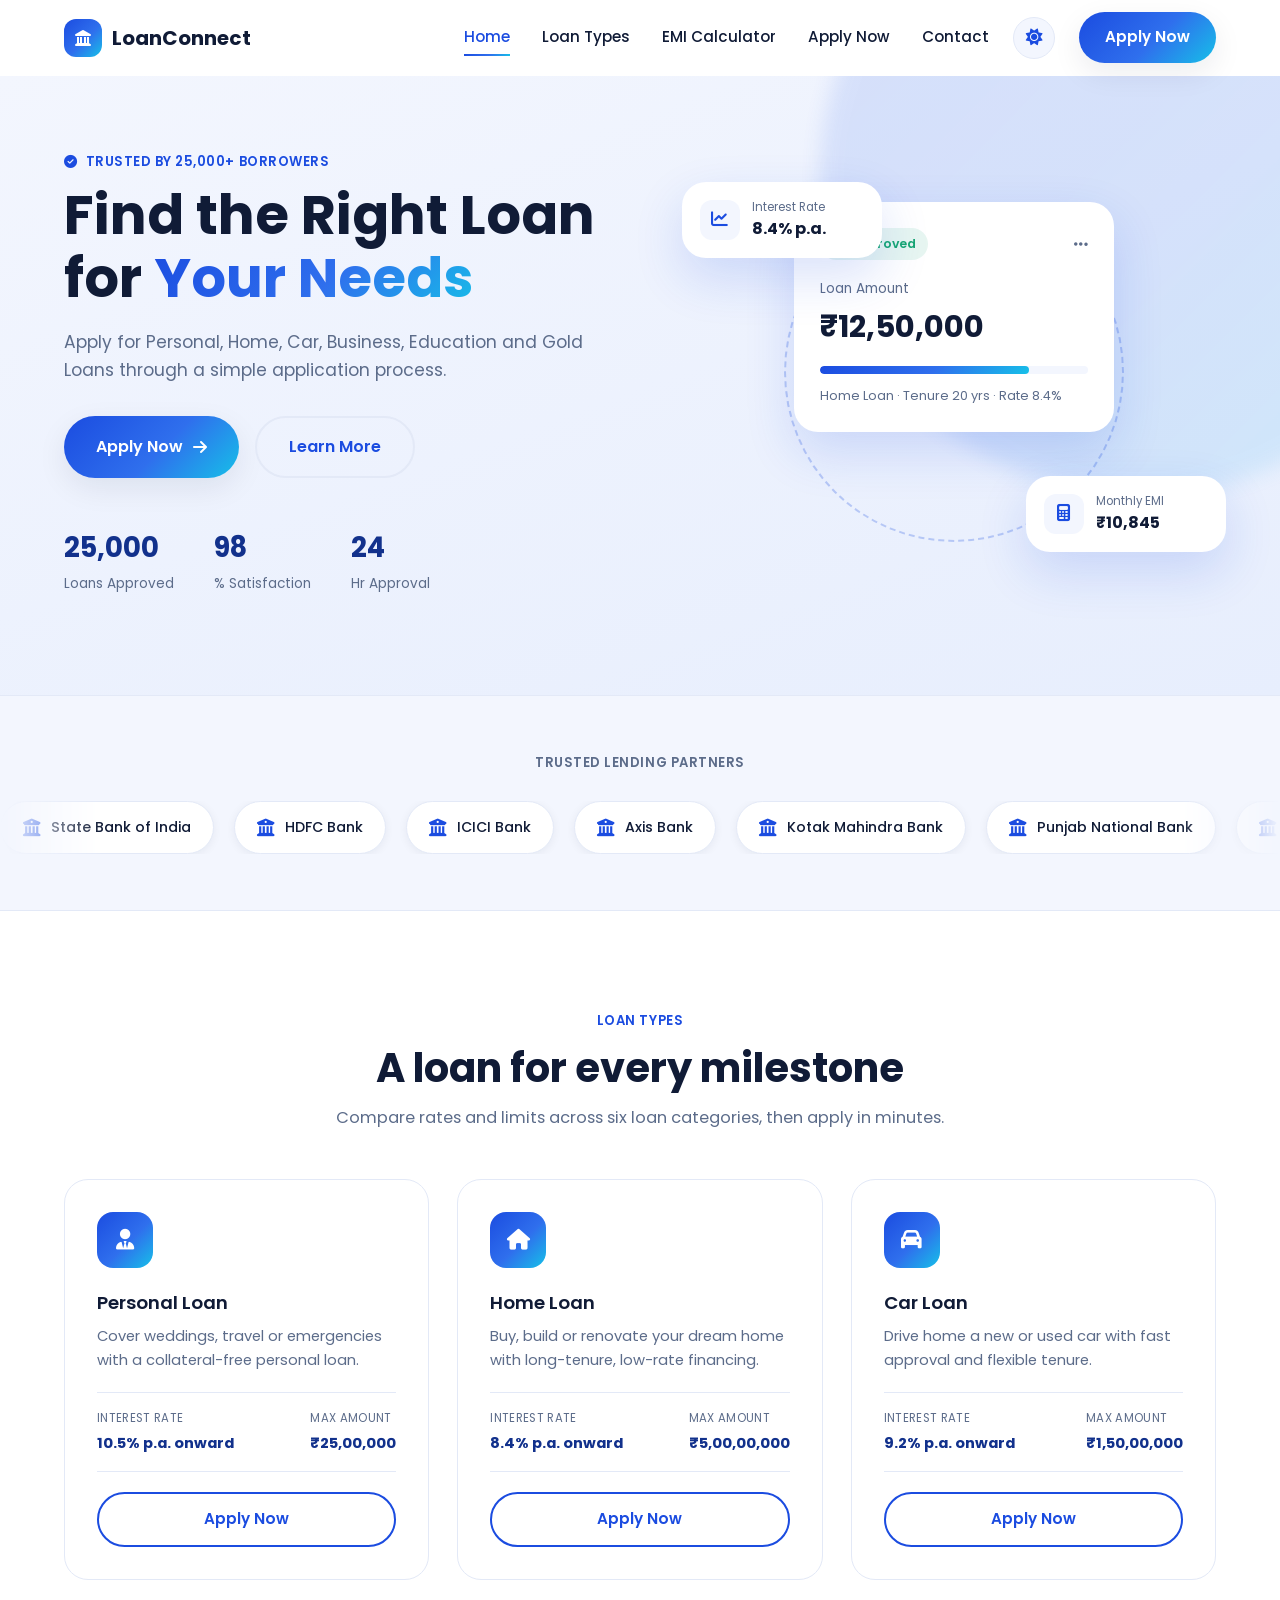
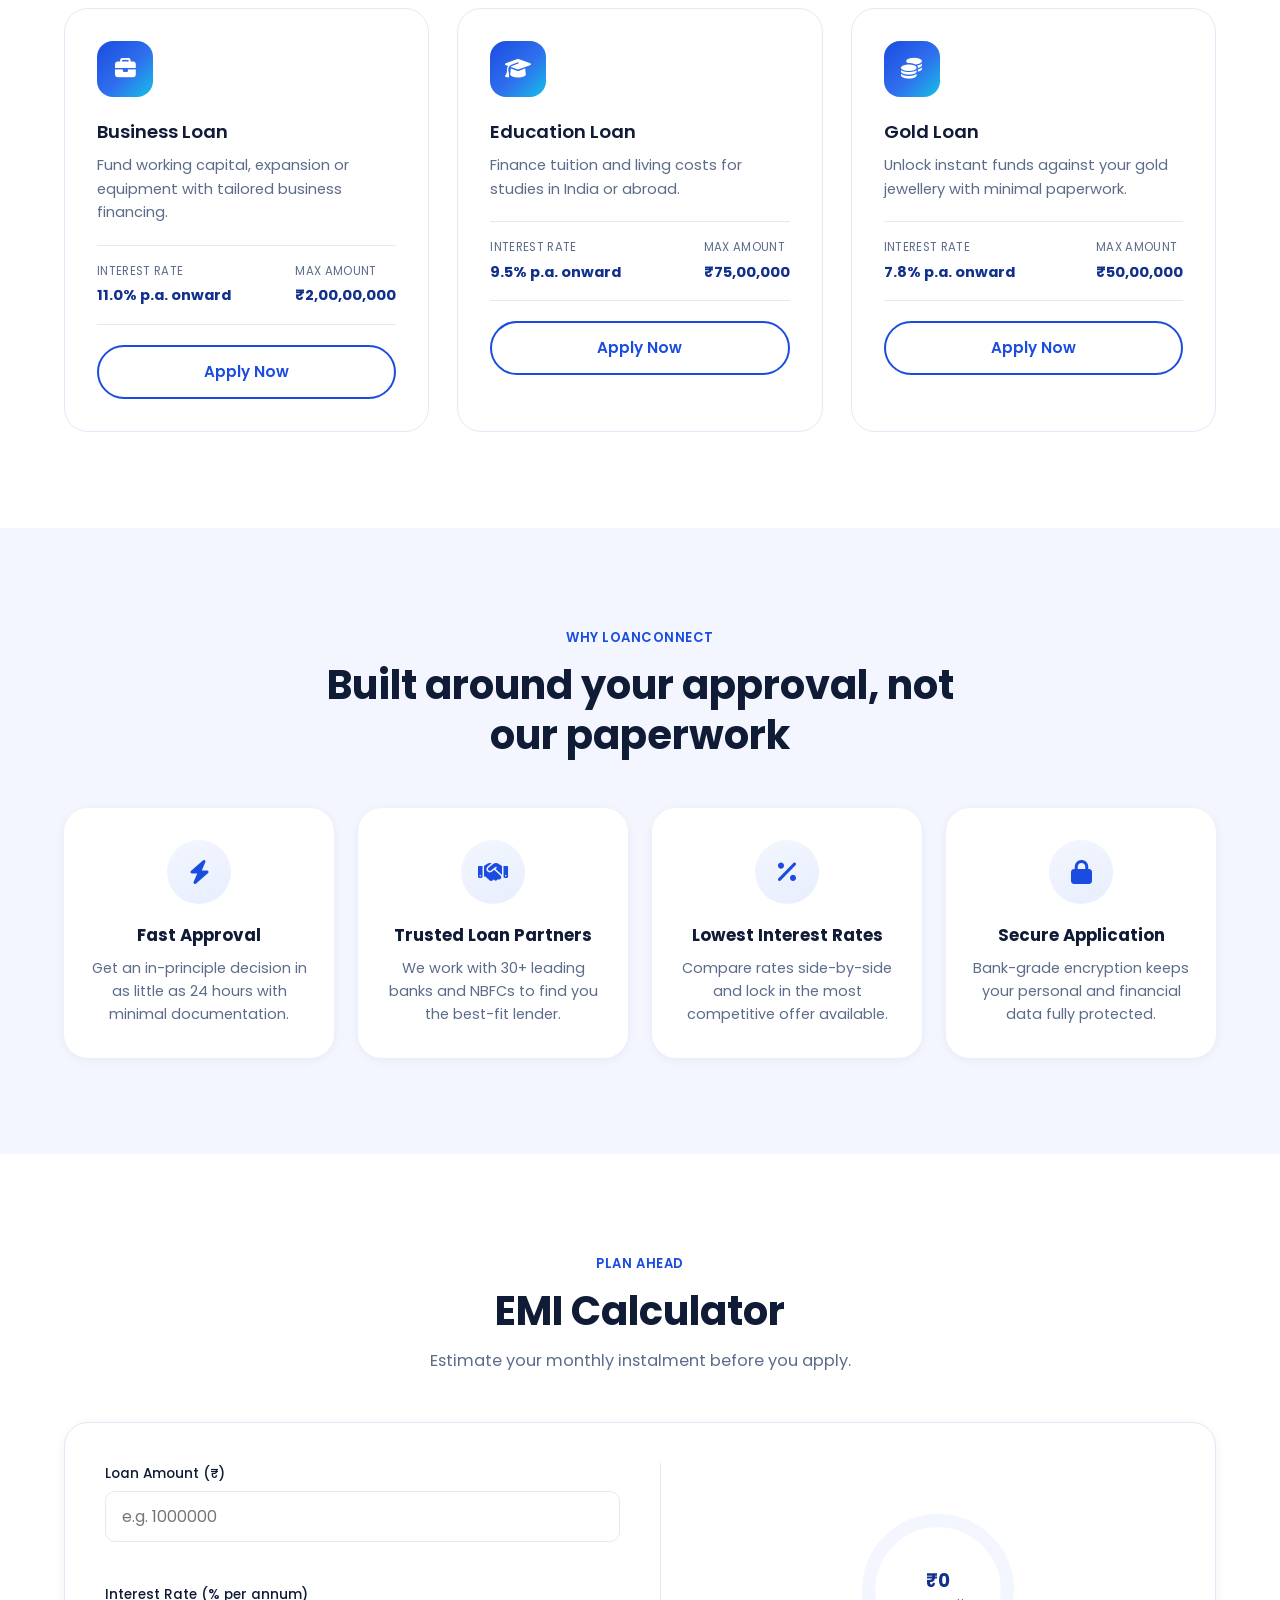
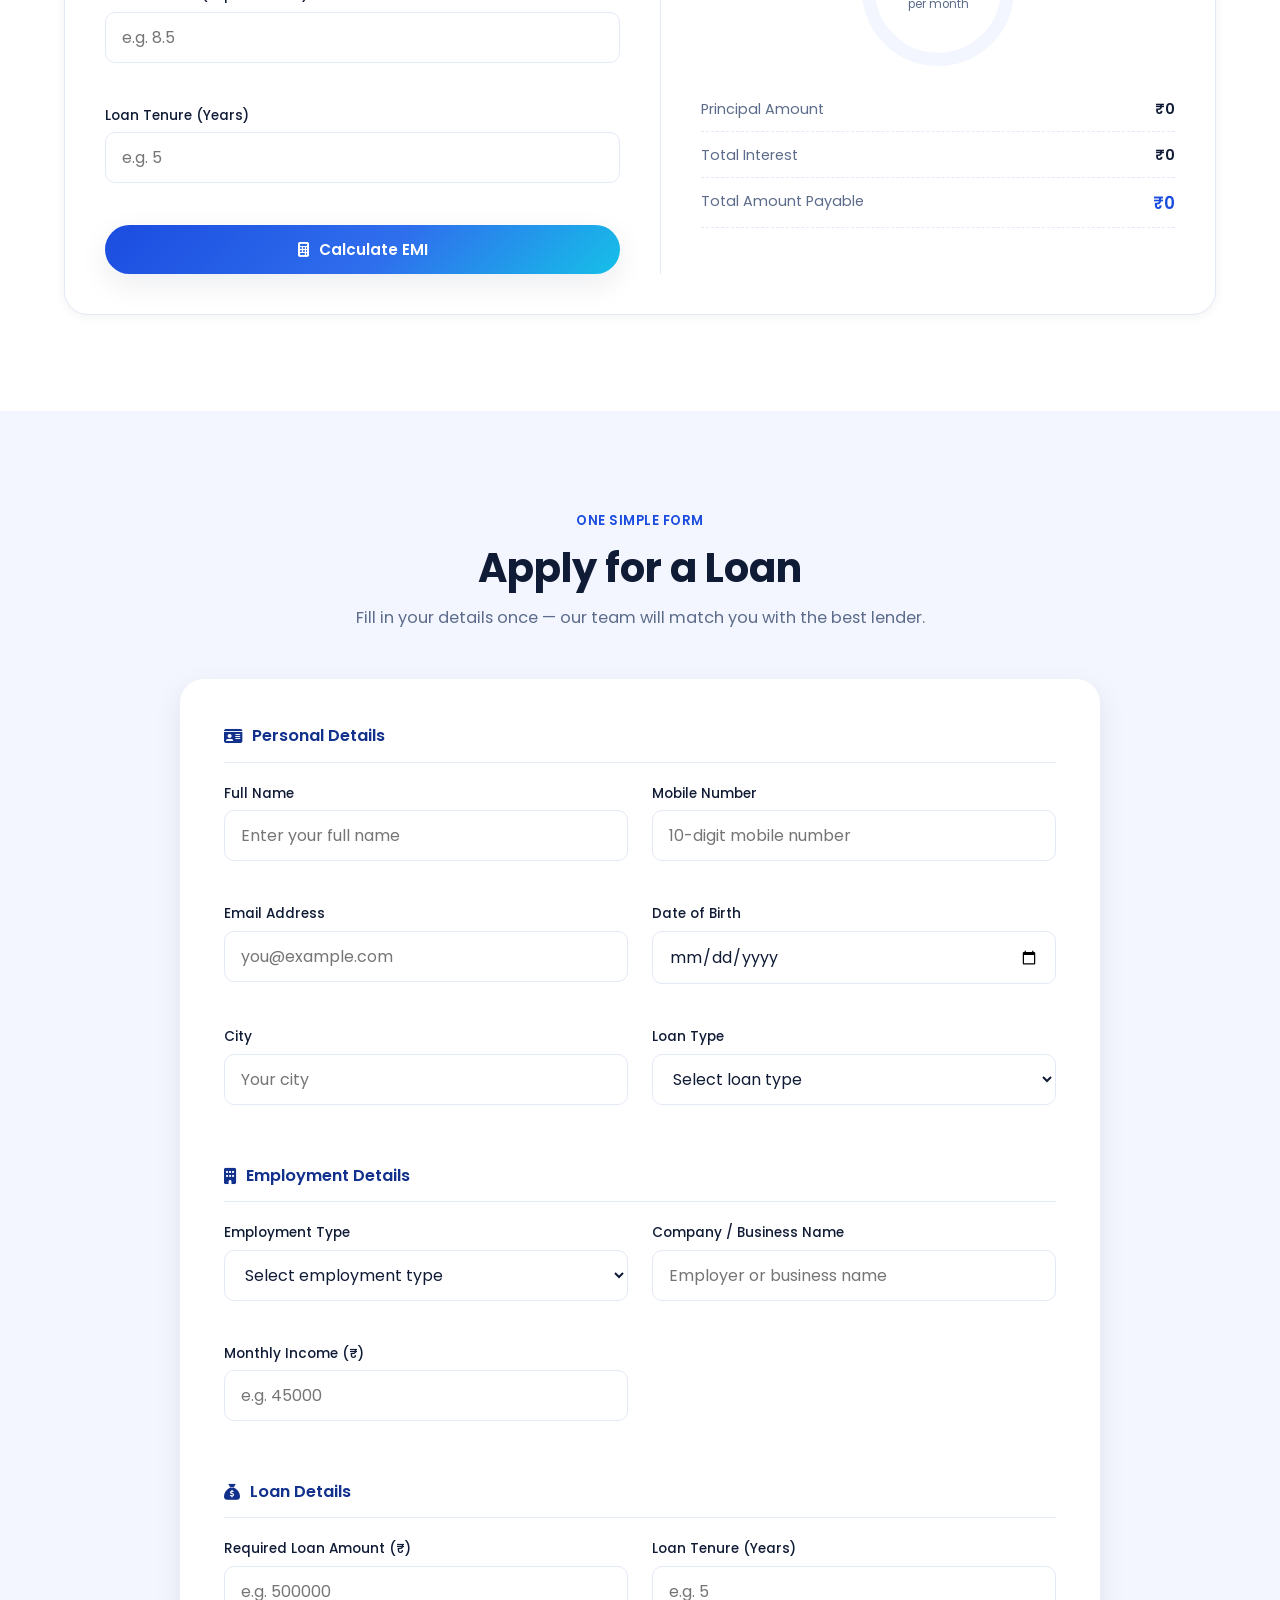
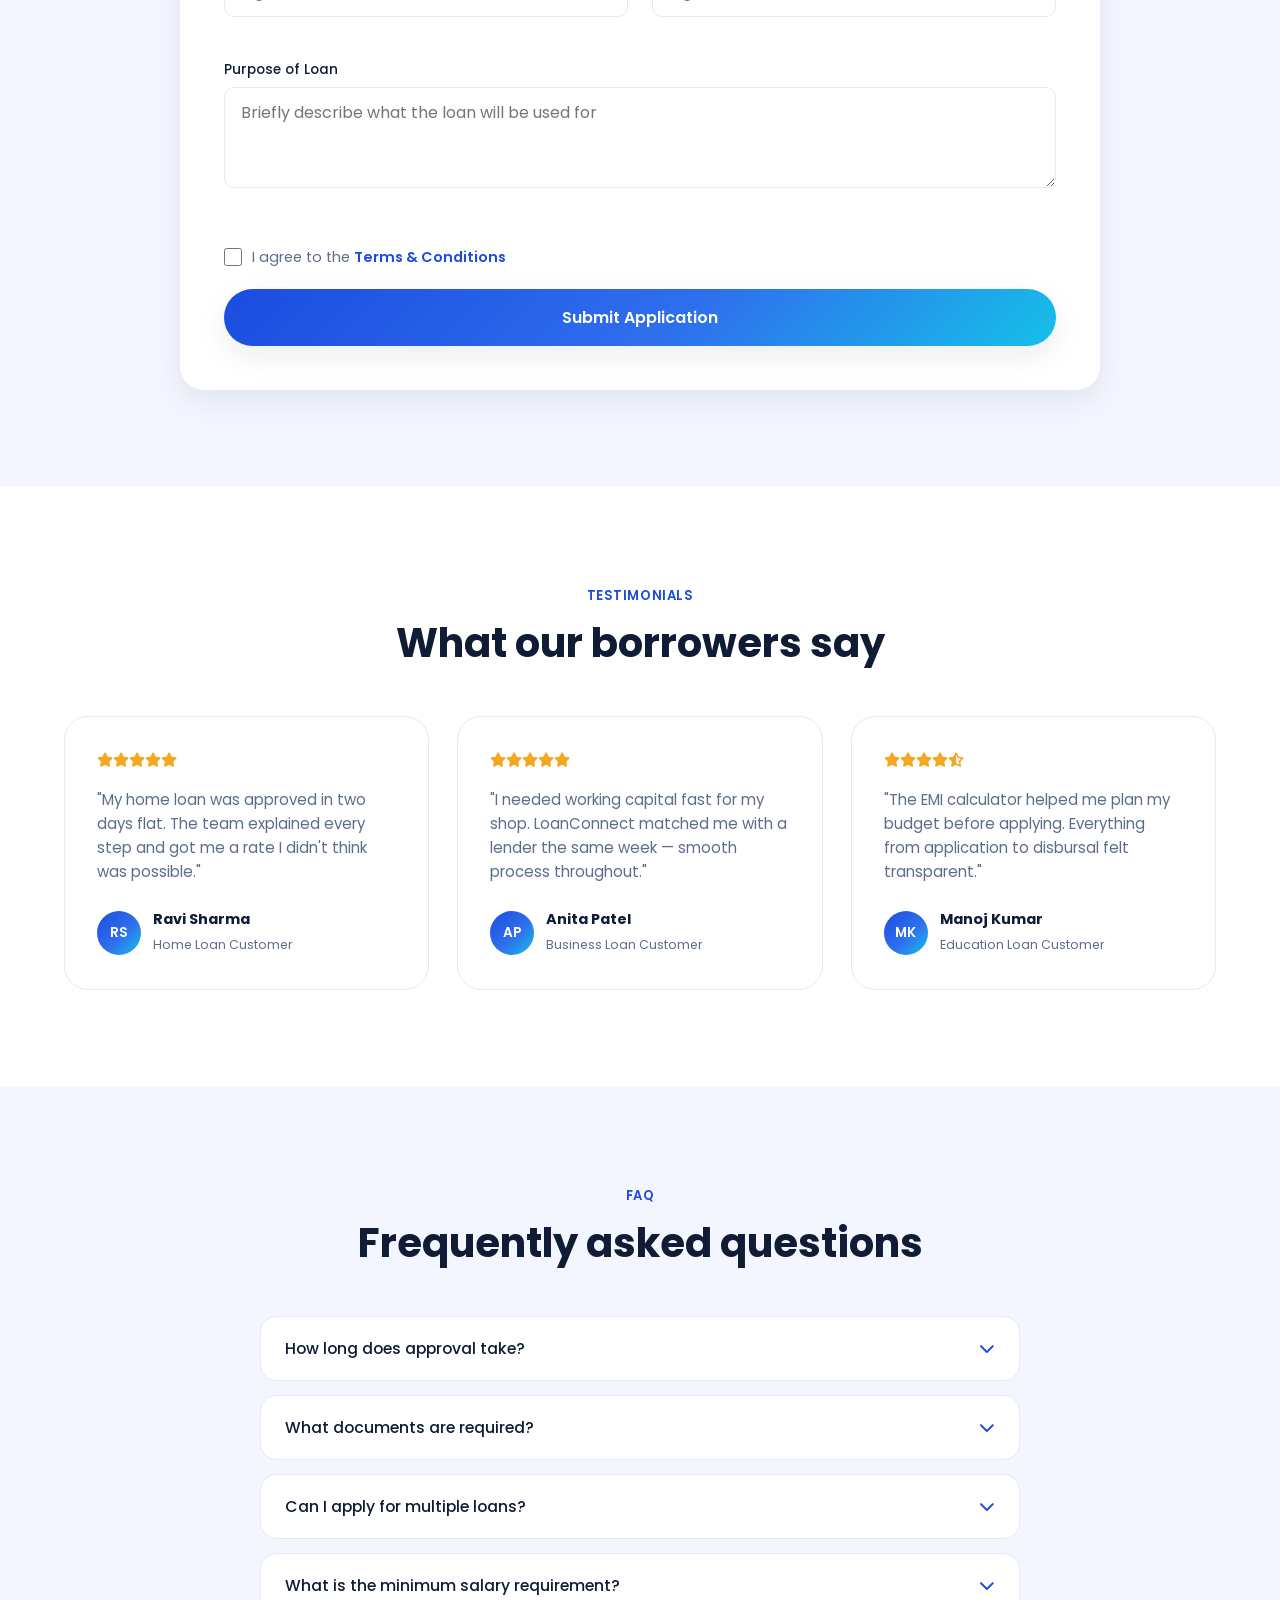
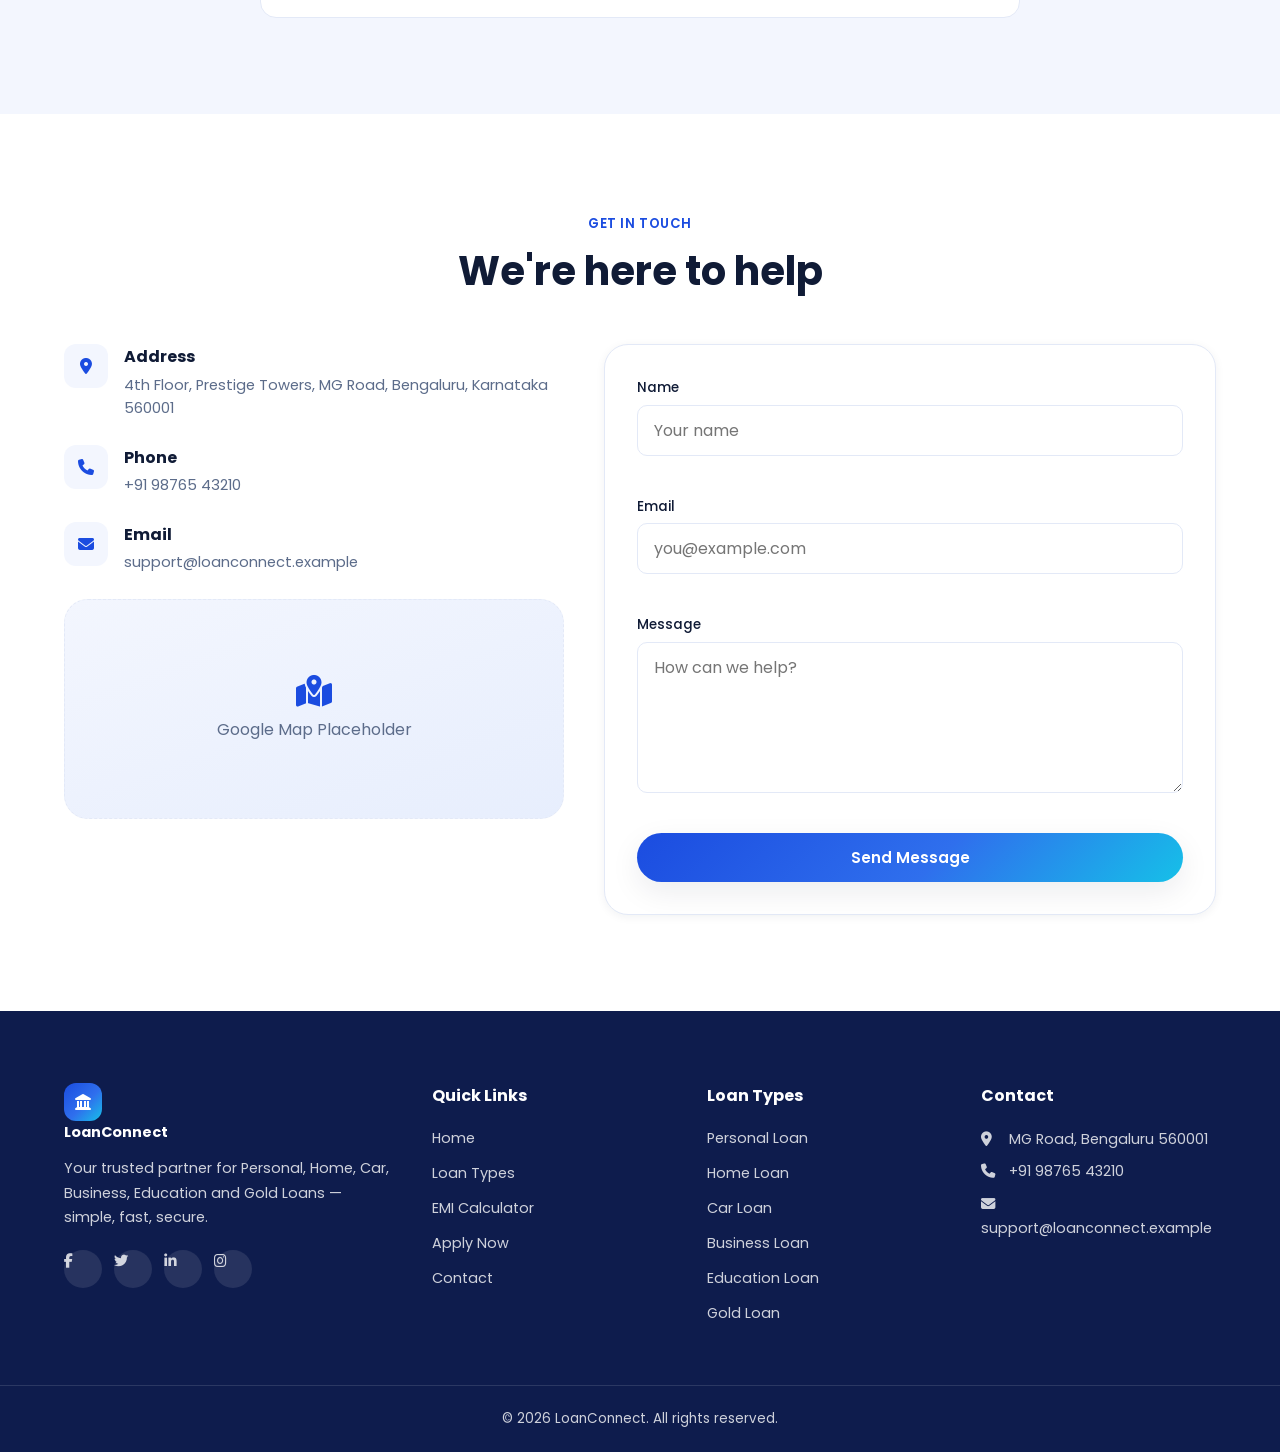
<file: frontend/index.html>
<!DOCTYPE html>
<html lang="en">
<head>
  <meta charset="UTF-8">
  <meta name="viewport" content="width=device-width, initial-scale=1.0">
  <title>LoanConnect | Find the Right Loan for Your Needs</title>
  <meta name="description" content="LoanConnect helps you apply for Personal, Home, Car, Business, Education and Gold Loans through a simple, secure application process.">

  <!-- Google Fonts: Poppins -->
  <link rel="preconnect" href="https://fonts.googleapis.com">
  <link href="https://fonts.googleapis.com/css2?family=Poppins:wght@300;400;500;600;700;800&display=swap" rel="stylesheet">

  <!-- Font Awesome Icons -->
  <link rel="stylesheet" href="https://cdnjs.cloudflare.com/ajax/libs/font-awesome/6.5.1/css/all.min.css">

  <!-- Stylesheet -->
  <link rel="stylesheet" href="style.css">

  <!-- Apply saved theme immediately, before first paint, to avoid a light-mode flash -->
  <script>
    (function () {
      var savedTheme = localStorage.getItem('loanconnect-theme');
      if (savedTheme === 'dark') {
        document.documentElement.setAttribute('data-theme', 'dark');
      }
    })();
  </script>
</head>
<body>

  <!-- ===================== NAVBAR ===================== -->
  <header class="navbar" id="navbar">
    <div class="container navbar__inner">
      <a href="#home" class="navbar__logo">
        <span class="navbar__logo-icon"><i class="fa-solid fa-landmark"></i></span>
        LoanConnect
      </a>

      <nav class="navbar__nav" id="navMenu">
        <a href="#home" class="nav-link active-link">Home</a>
        <a href="#loans" class="nav-link">Loan Types</a>
        <a href="#emi" class="nav-link">EMI Calculator</a>
        <a href="#apply" class="nav-link">Apply Now</a>
        <a href="#contact" class="nav-link">Contact</a>
      </nav>

      <button class="theme-toggle" id="themeToggle" aria-label="Toggle dark mode" title="Toggle dark mode">
        <i class="fa-solid fa-sun theme-toggle__icon theme-toggle__icon--sun"></i>
        <i class="fa-solid fa-moon theme-toggle__icon theme-toggle__icon--moon"></i>
      </button>

      <a href="#apply" class="btn btn--primary btn--nav">Apply Now</a>

      <button class="navbar__toggle" id="navToggle" aria-label="Toggle menu">
        <span></span><span></span><span></span>
      </button>
    </div>
  </header>

  <!-- ===================== HERO ===================== -->
  <section class="hero" id="home">
    <div class="hero__bg-shape"></div>
    <div class="container hero__inner">
      <div class="hero__content reveal">
        <p class="eyebrow"><i class="fa-solid fa-circle-check"></i> Trusted by 25,000+ borrowers</p>
        <h1 class="hero__title">Find the Right Loan for <span class="text-gradient">Your Needs</span></h1>
        <p class="hero__subtitle">Apply for Personal, Home, Car, Business, Education and Gold Loans through a simple application process.</p>
        <div class="hero__actions">
          <a href="#apply" class="btn btn--primary btn--lg">
            Apply Now <i class="fa-solid fa-arrow-right"></i>
          </a>
          <a href="#loans" class="btn btn--ghost btn--lg">Learn More</a>
        </div>

        <div class="hero__stats">
          <div class="hero__stat">
            <span class="hero__stat-num" data-count="25000">0</span>
            <span class="hero__stat-label">Loans Approved</span>
          </div>
          <div class="hero__stat">
            <span class="hero__stat-num" data-count="98">0</span>
            <span class="hero__stat-label">% Satisfaction</span>
          </div>
          <div class="hero__stat">
            <span class="hero__stat-num" data-count="24">0</span>
            <span class="hero__stat-label">Hr Approval</span>
          </div>
        </div>
      </div>

      <div class="hero__art reveal" aria-hidden="true">
        <div class="approval-card approval-card--main">
          <div class="approval-card__top">
            <span class="approval-card__badge"><i class="fa-solid fa-shield-halved"></i> Approved</span>
            <i class="fa-solid fa-ellipsis"></i>
          </div>
          <p class="approval-card__label">Loan Amount</p>
          <p class="approval-card__amount">₹12,50,000</p>
          <div class="approval-card__bar"><span></span></div>
          <p class="approval-card__foot">Home Loan · Tenure 20 yrs · Rate 8.4%</p>
        </div>

        <div class="approval-card approval-card--float approval-card--rate">
          <i class="fa-solid fa-chart-line"></i>
          <div>
            <p class="approval-card__mini-title">Interest Rate</p>
            <p class="approval-card__mini-value">8.4% p.a.</p>
          </div>
        </div>

        <div class="approval-card approval-card--float approval-card--emi">
          <i class="fa-solid fa-calculator"></i>
          <div>
            <p class="approval-card__mini-title">Monthly EMI</p>
            <p class="approval-card__mini-value">₹10,845</p>
          </div>
        </div>

        <div class="hero__ring"></div>
      </div>
    </div>
  </section>

  <!-- ===================== BANK PARTNERS MARQUEE ===================== -->
  <section class="partners">
    <div class="container">
      <p class="partners__label reveal">Trusted lending partners</p>
    </div>
    <div class="partners__track-wrap">
      <div class="partners__track" id="partnersTrack">
        <!-- Set A -->
        <div class="partner-logo"><i class="fa-solid fa-building-columns"></i><span>State Bank of India</span></div>
        <div class="partner-logo"><i class="fa-solid fa-building-columns"></i><span>HDFC Bank</span></div>
        <div class="partner-logo"><i class="fa-solid fa-building-columns"></i><span>ICICI Bank</span></div>
        <div class="partner-logo"><i class="fa-solid fa-building-columns"></i><span>Axis Bank</span></div>
        <div class="partner-logo"><i class="fa-solid fa-building-columns"></i><span>Kotak Mahindra Bank</span></div>
        <div class="partner-logo"><i class="fa-solid fa-building-columns"></i><span>Punjab National Bank</span></div>
        <div class="partner-logo"><i class="fa-solid fa-building-columns"></i><span>Bank of Baroda</span></div>
        <div class="partner-logo"><i class="fa-solid fa-building-columns"></i><span>IDFC FIRST Bank</span></div>
        <div class="partner-logo"><i class="fa-solid fa-building-columns"></i><span>Yes Bank</span></div>
        <div class="partner-logo"><i class="fa-solid fa-building-columns"></i><span>IndusInd Bank</span></div>
        <div class="partner-logo"><i class="fa-solid fa-building-columns"></i><span>Canara Bank</span></div>
        <div class="partner-logo"><i class="fa-solid fa-building-columns"></i><span>Union Bank of India</span></div>
        <!-- Set B (duplicate for seamless infinite loop) -->
        <div class="partner-logo" aria-hidden="true"><i class="fa-solid fa-building-columns"></i><span>State Bank of India</span></div>
        <div class="partner-logo" aria-hidden="true"><i class="fa-solid fa-building-columns"></i><span>HDFC Bank</span></div>
        <div class="partner-logo" aria-hidden="true"><i class="fa-solid fa-building-columns"></i><span>ICICI Bank</span></div>
        <div class="partner-logo" aria-hidden="true"><i class="fa-solid fa-building-columns"></i><span>Axis Bank</span></div>
        <div class="partner-logo" aria-hidden="true"><i class="fa-solid fa-building-columns"></i><span>Kotak Mahindra Bank</span></div>
        <div class="partner-logo" aria-hidden="true"><i class="fa-solid fa-building-columns"></i><span>Punjab National Bank</span></div>
        <div class="partner-logo" aria-hidden="true"><i class="fa-solid fa-building-columns"></i><span>Bank of Baroda</span></div>
        <div class="partner-logo" aria-hidden="true"><i class="fa-solid fa-building-columns"></i><span>IDFC FIRST Bank</span></div>
        <div class="partner-logo" aria-hidden="true"><i class="fa-solid fa-building-columns"></i><span>Yes Bank</span></div>
        <div class="partner-logo" aria-hidden="true"><i class="fa-solid fa-building-columns"></i><span>IndusInd Bank</span></div>
        <div class="partner-logo" aria-hidden="true"><i class="fa-solid fa-building-columns"></i><span>Canara Bank</span></div>
        <div class="partner-logo" aria-hidden="true"><i class="fa-solid fa-building-columns"></i><span>Union Bank of India</span></div>
      </div>
    </div>
  </section>

  <!-- ===================== LOAN TYPES ===================== -->
  <section class="section" id="loans">
    <div class="container">
      <div class="section__head reveal">
        <p class="eyebrow">Loan Types</p>
        <h2 class="section__title">A loan for every milestone</h2>
        <p class="section__subtitle">Compare rates and limits across six loan categories, then apply in minutes.</p>
      </div>

      <div class="loan-grid">

        <!-- Personal Loan -->
        <article class="loan-card reveal">
          <div class="loan-card__icon"><i class="fa-solid fa-user-tie"></i></div>
          <h3>Personal Loan</h3>
          <p>Cover weddings, travel or emergencies with a collateral-free personal loan.</p>
          <div class="loan-card__meta">
            <div><span>Interest Rate</span><strong>10.5% p.a. onward</strong></div>
            <div><span>Max Amount</span><strong>₹25,00,000</strong></div>
          </div>
          <a href="#apply" class="btn btn--outline btn--full loan-apply-btn" data-loan="Personal Loan">Apply Now</a>
        </article>

        <!-- Home Loan -->
        <article class="loan-card reveal">
          <div class="loan-card__icon"><i class="fa-solid fa-house"></i></div>
          <h3>Home Loan</h3>
          <p>Buy, build or renovate your dream home with long-tenure, low-rate financing.</p>
          <div class="loan-card__meta">
            <div><span>Interest Rate</span><strong>8.4% p.a. onward</strong></div>
            <div><span>Max Amount</span><strong>₹5,00,00,000</strong></div>
          </div>
          <a href="#apply" class="btn btn--outline btn--full loan-apply-btn" data-loan="Home Loan">Apply Now</a>
        </article>

        <!-- Car Loan -->
        <article class="loan-card reveal">
          <div class="loan-card__icon"><i class="fa-solid fa-car"></i></div>
          <h3>Car Loan</h3>
          <p>Drive home a new or used car with fast approval and flexible tenure.</p>
          <div class="loan-card__meta">
            <div><span>Interest Rate</span><strong>9.2% p.a. onward</strong></div>
            <div><span>Max Amount</span><strong>₹1,50,00,000</strong></div>
          </div>
          <a href="#apply" class="btn btn--outline btn--full loan-apply-btn" data-loan="Car Loan">Apply Now</a>
        </article>

        <!-- Business Loan -->
        <article class="loan-card reveal">
          <div class="loan-card__icon"><i class="fa-solid fa-briefcase"></i></div>
          <h3>Business Loan</h3>
          <p>Fund working capital, expansion or equipment with tailored business financing.</p>
          <div class="loan-card__meta">
            <div><span>Interest Rate</span><strong>11.0% p.a. onward</strong></div>
            <div><span>Max Amount</span><strong>₹2,00,00,000</strong></div>
          </div>
          <a href="#apply" class="btn btn--outline btn--full loan-apply-btn" data-loan="Business Loan">Apply Now</a>
        </article>

        <!-- Education Loan -->
        <article class="loan-card reveal">
          <div class="loan-card__icon"><i class="fa-solid fa-graduation-cap"></i></div>
          <h3>Education Loan</h3>
          <p>Finance tuition and living costs for studies in India or abroad.</p>
          <div class="loan-card__meta">
            <div><span>Interest Rate</span><strong>9.5% p.a. onward</strong></div>
            <div><span>Max Amount</span><strong>₹75,00,000</strong></div>
          </div>
          <a href="#apply" class="btn btn--outline btn--full loan-apply-btn" data-loan="Education Loan">Apply Now</a>
        </article>

        <!-- Gold Loan -->
        <article class="loan-card reveal">
          <div class="loan-card__icon"><i class="fa-solid fa-coins"></i></div>
          <h3>Gold Loan</h3>
          <p>Unlock instant funds against your gold jewellery with minimal paperwork.</p>
          <div class="loan-card__meta">
            <div><span>Interest Rate</span><strong>7.8% p.a. onward</strong></div>
            <div><span>Max Amount</span><strong>₹50,00,000</strong></div>
          </div>
          <a href="#apply" class="btn btn--outline btn--full loan-apply-btn" data-loan="Gold Loan">Apply Now</a>
        </article>

      </div>
    </div>
  </section>

  <!-- ===================== WHY CHOOSE US ===================== -->
  <section class="section section--tinted" id="why">
    <div class="container">
      <div class="section__head reveal">
        <p class="eyebrow">Why LoanConnect</p>
        <h2 class="section__title">Built around your approval, not our paperwork</h2>
      </div>

      <div class="feature-grid">
        <div class="feature-card reveal">
          <div class="feature-card__icon"><i class="fa-solid fa-bolt"></i></div>
          <h3>Fast Approval</h3>
          <p>Get an in-principle decision in as little as 24 hours with minimal documentation.</p>
        </div>
        <div class="feature-card reveal">
          <div class="feature-card__icon"><i class="fa-solid fa-handshake"></i></div>
          <h3>Trusted Loan Partners</h3>
          <p>We work with 30+ leading banks and NBFCs to find you the best-fit lender.</p>
        </div>
        <div class="feature-card reveal">
          <div class="feature-card__icon"><i class="fa-solid fa-percent"></i></div>
          <h3>Lowest Interest Rates</h3>
          <p>Compare rates side-by-side and lock in the most competitive offer available.</p>
        </div>
        <div class="feature-card reveal">
          <div class="feature-card__icon"><i class="fa-solid fa-lock"></i></div>
          <h3>Secure Application</h3>
          <p>Bank-grade encryption keeps your personal and financial data fully protected.</p>
        </div>
      </div>
    </div>
  </section>

  <!-- ===================== EMI CALCULATOR ===================== -->
  <section class="section" id="emi">
    <div class="container">
      <div class="section__head reveal">
        <p class="eyebrow">Plan Ahead</p>
        <h2 class="section__title">EMI Calculator</h2>
        <p class="section__subtitle">Estimate your monthly instalment before you apply.</p>
      </div>

      <div class="emi-panel reveal">
        <form class="emi-form" id="emiForm" novalidate>
          <div class="field">
            <label for="emiAmount">Loan Amount (₹)</label>
            <input type="number" id="emiAmount" placeholder="e.g. 1000000" min="1">
            <span class="field__error" id="emiAmountError"></span>
          </div>

          <div class="field">
            <label for="emiRate">Interest Rate (% per annum)</label>
            <input type="number" id="emiRate" placeholder="e.g. 8.5" min="0.1" step="0.01">
            <span class="field__error" id="emiRateError"></span>
          </div>

          <div class="field">
            <label for="emiTenure">Loan Tenure (Years)</label>
            <input type="number" id="emiTenure" placeholder="e.g. 5" min="1" step="1">
            <span class="field__error" id="emiTenureError"></span>
          </div>

          <button type="submit" class="btn btn--primary btn--full">
            <i class="fa-solid fa-calculator"></i> Calculate EMI
          </button>
        </form>

        <div class="emi-result">
          <div class="emi-result__ring">
            <svg viewBox="0 0 120 120" class="emi-ring-svg">
              <circle cx="60" cy="60" r="52" class="emi-ring-bg"></circle>
              <circle cx="60" cy="60" r="52" class="emi-ring-fg" id="emiRingFg"></circle>
            </svg>
            <div class="emi-result__ring-text">
              <span id="emiMonthly">₹0</span>
              <small>per month</small>
            </div>
          </div>

          <div class="emi-result__rows">
            <div class="emi-result__row">
              <span>Principal Amount</span>
              <strong id="emiPrincipal">₹0</strong>
            </div>
            <div class="emi-result__row">
              <span>Total Interest</span>
              <strong id="emiInterest">₹0</strong>
            </div>
            <div class="emi-result__row emi-result__row--total">
              <span>Total Amount Payable</span>
              <strong id="emiTotal">₹0</strong>
            </div>
          </div>
        </div>
      </div>
    </div>
  </section>

  <!-- ===================== APPLICATION FORM ===================== -->
  <section class="section section--tinted" id="apply">
    <div class="container">
      <div class="section__head reveal">
        <p class="eyebrow">One Simple Form</p>
        <h2 class="section__title">Apply for a Loan</h2>
        <p class="section__subtitle">Fill in your details once — our team will match you with the best lender.</p>
      </div>

      <form class="apply-form reveal" id="applyForm" novalidate>

        <!-- Personal Details -->
        <div class="apply-form__group">
          <h3 class="apply-form__group-title"><i class="fa-solid fa-id-card"></i> Personal Details</h3>
          <div class="apply-form__grid">
            <div class="field">
              <label for="fullName">Full Name</label>
              <input type="text" id="fullName" name="fullName" placeholder="Enter your full name">
              <span class="field__error" id="fullNameError"></span>
            </div>
            <div class="field">
              <label for="mobile">Mobile Number</label>
              <input type="tel" id="mobile" name="mobile" placeholder="10-digit mobile number" maxlength="10">
              <span class="field__error" id="mobileError"></span>
            </div>
            <div class="field">
              <label for="email">Email Address</label>
              <input type="email" id="email" name="email" placeholder="you@example.com">
              <span class="field__error" id="emailError"></span>
            </div>
            <div class="field">
              <label for="dob">Date of Birth</label>
              <input type="date" id="dob" name="dob">
              <span class="field__error" id="dobError"></span>
            </div>
            <div class="field">
              <label for="city">City</label>
              <input type="text" id="city" name="city" placeholder="Your city">
              <span class="field__error" id="cityError"></span>
            </div>
            <div class="field">
              <label for="loanType">Loan Type</label>
              <select id="loanType" name="loanType">
                <option value="">Select loan type</option>
                <option value="Personal Loan">Personal Loan</option>
                <option value="Home Loan">Home Loan</option>
                <option value="Car Loan">Car Loan</option>
                <option value="Business Loan">Business Loan</option>
                <option value="Education Loan">Education Loan</option>
                <option value="Gold Loan">Gold Loan</option>
              </select>
              <span class="field__error" id="loanTypeError"></span>
            </div>
          </div>
        </div>

        <!-- Employment Details -->
        <div class="apply-form__group">
          <h3 class="apply-form__group-title"><i class="fa-solid fa-building"></i> Employment Details</h3>
          <div class="apply-form__grid">
            <div class="field">
              <label for="employmentType">Employment Type</label>
              <select id="employmentType" name="employmentType">
                <option value="">Select employment type</option>
                <option value="Salaried">Salaried</option>
                <option value="Self Employed">Self Employed</option>
              </select>
              <span class="field__error" id="employmentTypeError"></span>
            </div>
            <div class="field">
              <label for="companyName">Company / Business Name</label>
              <input type="text" id="companyName" name="companyName" placeholder="Employer or business name">
              <span class="field__error" id="companyNameError"></span>
            </div>
            <div class="field">
              <label for="monthlyIncome">Monthly Income (₹)</label>
              <input type="number" id="monthlyIncome" name="monthlyIncome" placeholder="e.g. 45000" min="1">
              <span class="field__error" id="monthlyIncomeError"></span>
            </div>
          </div>
        </div>

        <!-- Loan Details -->
        <div class="apply-form__group">
          <h3 class="apply-form__group-title"><i class="fa-solid fa-sack-dollar"></i> Loan Details</h3>
          <div class="apply-form__grid">
            <div class="field">
              <label for="loanAmount">Required Loan Amount (₹)</label>
              <input type="number" id="loanAmount" name="loanAmount" placeholder="e.g. 500000" min="1">
              <span class="field__error" id="loanAmountError"></span>
            </div>
            <div class="field">
              <label for="loanTenure">Loan Tenure (Years)</label>
              <input type="number" id="loanTenure" name="loanTenure" placeholder="e.g. 5" min="1">
              <span class="field__error" id="loanTenureError"></span>
            </div>
            <div class="field field--full">
              <label for="loanPurpose">Purpose of Loan</label>
              <textarea id="loanPurpose" name="loanPurpose" rows="3" placeholder="Briefly describe what the loan will be used for"></textarea>
              <span class="field__error" id="loanPurposeError"></span>
            </div>
          </div>
        </div>

        <!-- Document Upload
        <div class="apply-form__group">
          <h3 class="apply-form__group-title"><i class="fa-solid fa-paperclip"></i> Document Upload</h3>
          <div class="apply-form__grid">
            <div class="field">
              <label for="aadhaar">Aadhaar Card</label>
              <input type="file" id="aadhaar" name="aadhaar" accept=".pdf,.jpg,.jpeg,.png">
              <span class="field__error" id="aadhaarError"></span>
            </div>
            <div class="field">
              <label for="pan">PAN Card</label>
              <input type="file" id="pan" name="pan" accept=".pdf,.jpg,.jpeg,.png">
              <span class="field__error" id="panError"></span>
            </div>
            <div class="field">
              <label for="salarySlip">Salary Slip <small>(Optional)</small></label>
              <input type="file" id="salarySlip" name="salarySlip" accept=".pdf,.jpg,.jpeg,.png">
              <span class="field__error" id="salarySlipError"></span>
            </div>
          </div>
        </div> -->

        <!-- Terms -->
        <label class="checkbox">
          <input type="checkbox" id="terms" name="terms">
          <span>I agree to the <a href="#">Terms &amp; Conditions</a></span>
        </label>
        <span class="field__error" id="termsError"></span>

        <button type="submit" class="btn btn--primary btn--lg btn--full">Submit Application</button>
      </form>
    </div>
  </section>

  <!-- ===================== TESTIMONIALS ===================== -->
  <section class="section" id="testimonials">
    <div class="container">
      <div class="section__head reveal">
        <p class="eyebrow">Testimonials</p>
        <h2 class="section__title">What our borrowers say</h2>
      </div>

      <div class="testimonial-grid">
        <article class="testimonial-card reveal">
          <div class="testimonial-card__stars">
            <i class="fa-solid fa-star"></i><i class="fa-solid fa-star"></i><i class="fa-solid fa-star"></i><i class="fa-solid fa-star"></i><i class="fa-solid fa-star"></i>
          </div>
          <p>"My home loan was approved in two days flat. The team explained every step and got me a rate I didn't think was possible."</p>
          <div class="testimonial-card__author">
            <div class="testimonial-card__avatar">RS</div>
            <div>
              <strong>Ravi Sharma</strong>
              <span>Home Loan Customer</span>
            </div>
          </div>
        </article>

        <article class="testimonial-card reveal">
          <div class="testimonial-card__stars">
            <i class="fa-solid fa-star"></i><i class="fa-solid fa-star"></i><i class="fa-solid fa-star"></i><i class="fa-solid fa-star"></i><i class="fa-solid fa-star"></i>
          </div>
          <p>"I needed working capital fast for my shop. LoanConnect matched me with a lender the same week — smooth process throughout."</p>
          <div class="testimonial-card__author">
            <div class="testimonial-card__avatar">AP</div>
            <div>
              <strong>Anita Patel</strong>
              <span>Business Loan Customer</span>
            </div>
          </div>
        </article>

        <article class="testimonial-card reveal">
          <div class="testimonial-card__stars">
            <i class="fa-solid fa-star"></i><i class="fa-solid fa-star"></i><i class="fa-solid fa-star"></i><i class="fa-solid fa-star"></i><i class="fa-solid fa-star-half-stroke"></i>
          </div>
          <p>"The EMI calculator helped me plan my budget before applying. Everything from application to disbursal felt transparent."</p>
          <div class="testimonial-card__author">
            <div class="testimonial-card__avatar">MK</div>
            <div>
              <strong>Manoj Kumar</strong>
              <span>Education Loan Customer</span>
            </div>
          </div>
        </article>
      </div>
    </div>
  </section>

  <!-- ===================== FAQ ===================== -->
  <section class="section section--tinted" id="faq">
    <div class="container">
      <div class="section__head reveal">
        <p class="eyebrow">FAQ</p>
        <h2 class="section__title">Frequently asked questions</h2>
      </div>

      <div class="accordion reveal">
        <div class="accordion__item">
          <button class="accordion__trigger">
            How long does approval take?
            <i class="fa-solid fa-chevron-down"></i>
          </button>
          <div class="accordion__panel">
            <p>Most applications receive an in-principle approval within 24–48 hours, provided all documents are submitted correctly. Final disbursal timing depends on the lender you're matched with.</p>
          </div>
        </div>

        <div class="accordion__item">
          <button class="accordion__trigger">
            What documents are required?
            <i class="fa-solid fa-chevron-down"></i>
          </button>
          <div class="accordion__panel">
            <p>You'll typically need your Aadhaar Card and PAN Card for identity and address verification. A recent salary slip is optional but can speed up approval for salaried applicants.</p>
          </div>
        </div>

        <div class="accordion__item">
          <button class="accordion__trigger">
            Can I apply for multiple loans?
            <i class="fa-solid fa-chevron-down"></i>
          </button>
          <div class="accordion__panel">
            <p>Yes, you can submit separate applications for different loan types. Keep in mind that each application may affect your credit score, so we recommend applying only for loans you genuinely need.</p>
          </div>
        </div>

        <div class="accordion__item">
          <button class="accordion__trigger">
            What is the minimum salary requirement?
            <i class="fa-solid fa-chevron-down"></i>
          </button>
          <div class="accordion__panel">
            <p>Minimum income requirements vary by loan type and lender, but most personal and car loans require a monthly income of at least ₹15,000. Business and home loans may have different criteria.</p>
          </div>
        </div>
      </div>
    </div>
  </section>

  <!-- ===================== CONTACT ===================== -->
  <section class="section" id="contact">
    <div class="container">
      <div class="section__head reveal">
        <p class="eyebrow">Get In Touch</p>
        <h2 class="section__title">We're here to help</h2>
      </div>

      <div class="contact-grid reveal">
        <div class="contact-info">
          <div class="contact-info__item">
            <i class="fa-solid fa-location-dot"></i>
            <div>
              <strong>Address</strong>
              <p>4th Floor, Prestige Towers, MG Road, Bengaluru, Karnataka 560001</p>
            </div>
          </div>
          <div class="contact-info__item">
            <i class="fa-solid fa-phone"></i>
            <div>
              <strong>Phone</strong>
              <p>+91 98765 43210</p>
            </div>
          </div>
          <div class="contact-info__item">
            <i class="fa-solid fa-envelope"></i>
            <div>
              <strong>Email</strong>
              <p>support@loanconnect.example</p>
            </div>
          </div>

          <div class="map-placeholder">
            <i class="fa-solid fa-map-location-dot"></i>
            <span>Google Map Placeholder</span>
          </div>
        </div>

        <form class="contact-form" id="contactForm" novalidate>
          <div class="field">
            <label for="contactName">Name</label>
            <input type="text" id="contactName" placeholder="Your name">
            <span class="field__error" id="contactNameError"></span>
          </div>
          <div class="field">
            <label for="contactEmail">Email</label>
            <input type="email" id="contactEmail" placeholder="you@example.com">
            <span class="field__error" id="contactEmailError"></span>
          </div>
          <div class="field">
            <label for="contactMessage">Message</label>
            <textarea id="contactMessage" rows="5" placeholder="How can we help?"></textarea>
            <span class="field__error" id="contactMessageError"></span>
          </div>
          <button type="submit" class="btn btn--primary btn--full">Send Message</button>
        </form>
      </div>
    </div>
  </section>

  <!-- ===================== FOOTER ===================== -->
  <footer class="footer">
    <div class="container footer__grid">
      <div class="footer__col">
        <a href="#home" class="navbar__logo footer__logo">
          <span class="navbar__logo-icon"><i class="fa-solid fa-landmark"></i></span>
          LoanConnect
        </a>
        <p>Your trusted partner for Personal, Home, Car, Business, Education and Gold Loans — simple, fast, secure.</p>
        <div class="footer__socials">
          <a href="#" aria-label="Facebook"><i class="fa-brands fa-facebook-f"></i></a>
          <a href="#" aria-label="Twitter"><i class="fa-brands fa-twitter"></i></a>
          <a href="#" aria-label="LinkedIn"><i class="fa-brands fa-linkedin-in"></i></a>
          <a href="#" aria-label="Instagram"><i class="fa-brands fa-instagram"></i></a>
        </div>
      </div>

      <div class="footer__col">
        <h4>Quick Links</h4>
        <a href="#home">Home</a>
        <a href="#loans">Loan Types</a>
        <a href="#emi">EMI Calculator</a>
        <a href="#apply">Apply Now</a>
        <a href="#contact">Contact</a>
      </div>

      <div class="footer__col">
        <h4>Loan Types</h4>
        <a href="#loans">Personal Loan</a>
        <a href="#loans">Home Loan</a>
        <a href="#loans">Car Loan</a>
        <a href="#loans">Business Loan</a>
        <a href="#loans">Education Loan</a>
        <a href="#loans">Gold Loan</a>
      </div>

      <div class="footer__col">
        <h4>Contact</h4>
        <p><i class="fa-solid fa-location-dot"></i> MG Road, Bengaluru 560001</p>
        <p><i class="fa-solid fa-phone"></i> +91 98765 43210</p>
        <p><i class="fa-solid fa-envelope"></i> support@loanconnect.example</p>
      </div>
    </div>

    <div class="footer__bottom">
      <p>&copy; <span id="year"></span> LoanConnect. All rights reserved.</p>
    </div>
  </footer>

  <!-- ===================== SCROLL TO TOP ===================== -->
  <button id="scrollTopBtn" aria-label="Scroll to top">
    <i class="fa-solid fa-arrow-up"></i>
  </button>

  <!-- ===================== SUCCESS MODAL ===================== -->
  <div class="modal-overlay" id="successModal">
    <div class="modal">
      <button class="modal__close" id="modalClose" aria-label="Close">&times;</button>
      <div class="modal__icon"><i class="fa-solid fa-circle-check"></i></div>
      <h3>Application Submitted!</h3>
      <p id="modalMessage">Your loan application has been submitted successfully.</p>
      <button class="btn btn--primary" id="modalOkBtn">Done</button>
    </div>
  </div>

  <!-- Toast for contact form -->
  <div class="toast" id="toast"></div>

  <script src="script.js"></script>
</body>
</html>
</file>
<file: frontend/style.css>
/* =========================================================
   LOANCONNECT — STYLESHEET
   Design tokens -> Base -> Layout -> Components -> Sections -> Responsive
   ========================================================= */

/* ---------- Design Tokens ---------- */
:root {
  /* Color: blue & white theme with subtle gradients */
  --color-primary: #1B4CE0;
  --color-primary-dark: #12318C;
  --color-primary-light: #4E7BFF;
  --color-accent: #16C0E8;
  --color-ink: #101B36;
  --color-muted: #5C6C8A;
  --color-bg: #FFFFFF;
  --color-bg-tint: #F3F6FE;
  --color-border: #E3E9F7;
  --color-success: #17A673;
  --color-error: #E0483E;

  --gradient-primary: linear-gradient(135deg, #1B4CE0 0%, #2F6FED 55%, #16C0E8 100%);
  --gradient-soft: linear-gradient(160deg, #F3F6FE 0%, #E7EEFD 100%);

  --font-body: 'Poppins', 'Segoe UI', sans-serif;

  --radius-sm: 10px;
  --radius-md: 16px;
  --radius-lg: 24px;
  --radius-pill: 999px;

  --shadow-sm: 0 2px 10px rgba(16, 27, 54, 0.06);
  --shadow-md: 0 10px 30px rgba(16, 27, 54, 0.08);
  --shadow-lg: 0 20px 50px rgba(27, 76, 224, 0.16);
  --color-footer-bg: #0E1C4D;

  --transition: 0.3s cubic-bezier(0.4, 0, 0.2, 1);
  --navbar-h: 76px;
}

/* ---------- Dark Mode Tokens ---------- */
/* Toggled via [data-theme="dark"] on <html>, set + persisted by script.js */
html[data-theme="dark"] {
  --color-primary: #4E7BFF;
  --color-primary-dark: #8FB0FF;
  --color-primary-light: #6C93FF;
  --color-accent: #2FD8F0;
  --color-ink: #EDF1FC;
  --color-muted: #A7B3D1;
  --color-bg: #0B1226;
  --color-bg-tint: #121B36;
  --color-border: #23304F;
  --color-success: #35D399;
  --color-error: #FF6B61;

  --gradient-soft: linear-gradient(160deg, #121B36 0%, #0E1730 100%);
  --shadow-sm: 0 2px 10px rgba(0, 0, 0, 0.25);
  --shadow-md: 0 10px 30px rgba(0, 0, 0, 0.35);
  --shadow-lg: 0 20px 50px rgba(0, 0, 0, 0.45);
}

/* Smooth theme switch across every themed surface */
body, .navbar, .loan-card, .feature-card, .testimonial-card, .apply-form,
.emi-panel, .accordion__item, .contact-form, .approval-card, .modal,
.field input, .field select, .field textarea, .partner-logo {
  transition: background-color var(--transition), color var(--transition),
              border-color var(--transition), box-shadow var(--transition);
}

/* ---------- Reset / Base ---------- */
* { margin: 0; padding: 0; box-sizing: border-box; }

html {
  scroll-behavior: smooth;
  scroll-padding-top: var(--navbar-h);
}

body {
  font-family: var(--font-body);
  color: var(--color-ink);
  background: var(--color-bg);
  line-height: 1.6;
  -webkit-font-smoothing: antialiased;
  overflow-x: hidden;
}

img { max-width: 100%; display: block; }
a { text-decoration: none; color: inherit; }
ul { list-style: none; }
button { font-family: inherit; cursor: pointer; border: none; background: none; }
input, select, textarea { font-family: inherit; font-size: 1rem; }

.container {
  width: 100%;
  max-width: 1200px;
  margin: 0 auto;
  padding: 0 24px;
}

/* Respect reduced-motion preference */
@media (prefers-reduced-motion: reduce) {
  html { scroll-behavior: auto; }
  *, *::before, *::after { animation-duration: 0.01ms !important; transition-duration: 0.01ms !important; }
}

/* Focus visibility for keyboard users */
a:focus-visible, button:focus-visible, input:focus-visible, select:focus-visible, textarea:focus-visible {
  outline: 2px solid var(--color-primary);
  outline-offset: 2px;
}

/* ---------- Typography helpers ---------- */
.eyebrow {
  display: inline-flex;
  align-items: center;
  gap: 8px;
  font-size: 0.82rem;
  font-weight: 600;
  letter-spacing: 0.04em;
  text-transform: uppercase;
  color: var(--color-primary);
  margin-bottom: 12px;
}

.text-gradient {
  background: var(--gradient-primary);
  -webkit-background-clip: text;
  background-clip: text;
  color: transparent;
}

.section__head {
  max-width: 640px;
  margin: 0 auto 48px;
  text-align: center;
}

.section__title {
  font-size: clamp(1.8rem, 3.2vw, 2.5rem);
  font-weight: 700;
  line-height: 1.25;
  margin-bottom: 12px;
}

.section__subtitle {
  color: var(--color-muted);
  font-size: 1.02rem;
}

.section { padding: 96px 0; }
.section--tinted { background: var(--color-bg-tint); }

/* ---------- Buttons ---------- */
.btn {
  display: inline-flex;
  align-items: center;
  justify-content: center;
  gap: 10px;
  padding: 13px 26px;
  border-radius: var(--radius-pill);
  font-weight: 600;
  font-size: 0.95rem;
  cursor: pointer;
  transition: transform var(--transition), box-shadow var(--transition), background var(--transition), color var(--transition);
  white-space: nowrap;
}

.btn--primary {
  background: var(--gradient-primary);
  color: #fff;
  box-shadow: var(--shadow-md);
}
.btn--primary:hover { transform: translateY(-3px); box-shadow: var(--shadow-lg); }

.btn--ghost {
  background: transparent;
  color: var(--color-primary);
  border: 2px solid var(--color-border);
}
.btn--ghost:hover { border-color: var(--color-primary); background: var(--color-bg-tint); }

.btn--outline {
  background: transparent;
  color: var(--color-primary);
  border: 2px solid var(--color-primary);
}
.btn--outline:hover { background: var(--color-primary); color: #fff; }

.btn--lg { padding: 16px 32px; font-size: 1rem; }
.btn--full { width: 100%; }
.btn--nav { display: inline-flex; }

/* ---------- Navbar ---------- */
.navbar {
  position: sticky;
  top: 0;
  z-index: 1000;
  width: 100%;
  height: var(--navbar-h);
  display: flex;
  align-items: center;
  background: rgba(255, 255, 255, 0.85);
  backdrop-filter: blur(12px);
  -webkit-backdrop-filter: blur(12px);
  border-bottom: 1px solid transparent;
  transition: box-shadow var(--transition), border-color var(--transition), background-color var(--transition);
}

html[data-theme="dark"] .navbar { background: rgba(11, 18, 38, 0.85); }
html[data-theme="dark"] .navbar__nav { background: var(--color-bg); }

.navbar.is-scrolled {
  box-shadow: var(--shadow-sm);
  border-bottom-color: var(--color-border);
}

.navbar__inner {
  display: flex;
  align-items: center;
  justify-content: space-between;
  gap: 24px;
}

.navbar__logo {
  display: flex;
  align-items: center;
  gap: 10px;
  font-weight: 700;
  font-size: 1.25rem;
  color: var(--color-ink);
}

.navbar__logo-icon {
  display: grid;
  place-items: center;
  width: 38px;
  height: 38px;
  border-radius: 12px;
  background: var(--gradient-primary);
  color: #fff;
  font-size: 1rem;
}

.navbar__nav {
  display: flex;
  align-items: center;
  gap: 32px;
  margin-left: auto;
}

.nav-link {
  position: relative;
  font-weight: 500;
  font-size: 0.95rem;
  color: var(--color-ink);
  padding: 6px 0;
  transition: color var(--transition);
}

.nav-link::after {
  content: '';
  position: absolute;
  left: 0; bottom: 0;
  width: 0;
  height: 2px;
  background: var(--gradient-primary);
  transition: width var(--transition);
}

.nav-link:hover, .nav-link.active-link { color: var(--color-primary); }
.nav-link:hover::after, .nav-link.active-link::after { width: 100%; }

/* ---------- Theme Toggle ---------- */
.theme-toggle {
  position: relative;
  display: grid;
  place-items: center;
  width: 42px;
  height: 42px;
  border-radius: 50%;
  background: var(--color-bg-tint);
  border: 1px solid var(--color-border);
  color: var(--color-primary);
  flex-shrink: 0;
  transition: background var(--transition), transform var(--transition), border-color var(--transition);
}

.theme-toggle:hover { transform: rotate(-12deg); }

.theme-toggle__icon {
  position: absolute;
  font-size: 1.05rem;
  transition: opacity var(--transition), transform var(--transition);
}

.theme-toggle__icon--sun { opacity: 1; transform: scale(1) rotate(0deg); }
.theme-toggle__icon--moon { opacity: 0; transform: scale(0.4) rotate(90deg); }

html[data-theme="dark"] .theme-toggle__icon--sun { opacity: 0; transform: scale(0.4) rotate(-90deg); }
html[data-theme="dark"] .theme-toggle__icon--moon { opacity: 1; transform: scale(1) rotate(0deg); }

/* ---------- Bank Partners Marquee ---------- */
.partners {
  padding: 56px 0;
  background: var(--color-bg-tint);
  border-top: 1px solid var(--color-border);
  border-bottom: 1px solid var(--color-border);
  overflow: hidden;
}

.partners__label {
  text-align: center;
  font-size: 0.82rem;
  font-weight: 600;
  letter-spacing: 0.04em;
  text-transform: uppercase;
  color: var(--color-muted);
  margin-bottom: 28px;
}

.partners__track-wrap {
  position: relative;
  width: 100%;
  /* Fade the logos out at both edges of the strip */
  -webkit-mask-image: linear-gradient(90deg, transparent, #000 8%, #000 92%, transparent);
  mask-image: linear-gradient(90deg, transparent, #000 8%, #000 92%, transparent);
}

.partners__track {
  display: flex;
  align-items: center;
  gap: 20px;
  width: max-content;
  animation: scroll-partners 32s linear infinite;
}

.partners__track:hover { animation-play-state: paused; }

@keyframes scroll-partners {
  from { transform: translateX(0); }
  to { transform: translateX(-50%); } /* exactly half, since logos are duplicated */
}

.partner-logo {
  display: flex;
  align-items: center;
  gap: 10px;
  flex-shrink: 0;
  padding: 14px 22px;
  background: var(--color-bg);
  border: 1px solid var(--color-border);
  border-radius: var(--radius-pill);
  box-shadow: var(--shadow-sm);
  white-space: nowrap;
}

.partner-logo i {
  color: var(--color-primary);
  font-size: 1.1rem;
}

.partner-logo span {
  font-size: 0.88rem;
  font-weight: 500;
  color: var(--color-ink);
}

@media (max-width: 640px) {
  .partner-logo { padding: 10px 16px; }
  .partner-logo span { font-size: 0.8rem; }
}

.navbar__toggle {
  display: none;
  flex-direction: column;
  justify-content: center;
  gap: 5px;
  width: 32px;
  height: 32px;
}

.navbar__toggle span {
  display: block;
  width: 100%;
  height: 2px;
  background: var(--color-ink);
  border-radius: 2px;
  transition: transform var(--transition), opacity var(--transition);
}

.navbar__toggle.is-open span:nth-child(1) { transform: translateY(7px) rotate(45deg); }
.navbar__toggle.is-open span:nth-child(2) { opacity: 0; }
.navbar__toggle.is-open span:nth-child(3) { transform: translateY(-7px) rotate(-45deg); }

/* ---------- Hero ---------- */
.hero {
  position: relative;
  padding: 72px 0 100px;
  overflow: hidden;
  background: var(--gradient-soft);
}

.hero__bg-shape {
  position: absolute;
  top: -220px;
  right: -180px;
  width: 640px;
  height: 640px;
  border-radius: 50%;
  background: var(--gradient-primary);
  opacity: 0.12;
  filter: blur(10px);
}

.hero__inner {
  display: grid;
  grid-template-columns: 1.05fr 0.95fr;
  align-items: center;
  gap: 48px;
  position: relative;
}

.hero__title {
  font-size: clamp(2.2rem, 4.4vw, 3.4rem);
  font-weight: 700;
  line-height: 1.15;
  margin-bottom: 20px;
}

.hero__subtitle {
  font-size: 1.08rem;
  color: var(--color-muted);
  max-width: 520px;
  margin-bottom: 32px;
}

.hero__actions {
  display: flex;
  flex-wrap: wrap;
  gap: 16px;
  margin-bottom: 48px;
}

.hero__stats {
  display: flex;
  gap: 40px;
  flex-wrap: wrap;
}

.hero__stat-num {
  display: block;
  font-size: 1.7rem;
  font-weight: 700;
  color: var(--color-primary-dark);
}

.hero__stat-label {
  font-size: 0.85rem;
  color: var(--color-muted);
}

/* Hero illustration — layered approval cards */
.hero__art {
  position: relative;
  min-height: 420px;
}

.hero__ring {
  position: absolute;
  inset: 0;
  margin: auto;
  width: 340px;
  height: 340px;
  border: 2px dashed rgba(27, 76, 224, 0.25);
  border-radius: 50%;
  animation: spin 40s linear infinite;
}

@keyframes spin {
  to { transform: rotate(360deg); }
}

.approval-card {
  background: var(--color-bg);
  border-radius: var(--radius-lg);
  box-shadow: var(--shadow-lg);
  padding: 26px;
}

.approval-card--main {
  position: relative;
  z-index: 2;
  width: 320px;
  margin: 40px auto 0;
  animation: floaty 6s ease-in-out infinite;
}

.approval-card__top {
  display: flex;
  align-items: center;
  justify-content: space-between;
  color: var(--color-muted);
  margin-bottom: 18px;
}

.approval-card__badge {
  display: inline-flex;
  align-items: center;
  gap: 6px;
  background: rgba(23, 166, 115, 0.1);
  color: var(--color-success);
  font-size: 0.78rem;
  font-weight: 600;
  padding: 6px 12px;
  border-radius: var(--radius-pill);
}

.approval-card__label { font-size: 0.85rem; color: var(--color-muted); margin-bottom: 4px; }
.approval-card__amount { font-size: 1.9rem; font-weight: 700; color: var(--color-ink); margin-bottom: 14px; }

.approval-card__bar {
  height: 8px;
  border-radius: var(--radius-pill);
  background: var(--color-bg-tint);
  overflow: hidden;
  margin-bottom: 12px;
}
.approval-card__bar span {
  display: block;
  height: 100%;
  width: 78%;
  background: var(--gradient-primary);
  border-radius: var(--radius-pill);
}

.approval-card__foot { font-size: 0.8rem; color: var(--color-muted); }

.approval-card--float {
  position: absolute;
  z-index: 3;
  display: flex;
  align-items: center;
  gap: 12px;
  padding: 16px 18px;
  width: 200px;
  animation: floaty 6s ease-in-out infinite;
}

.approval-card--rate { top: 20px; left: -10px; animation-delay: 0.4s; }
.approval-card--emi { bottom: 30px; right: -10px; animation-delay: 1.1s; }

.approval-card--float i {
  display: grid;
  place-items: center;
  width: 40px;
  height: 40px;
  border-radius: 12px;
  background: var(--color-bg-tint);
  color: var(--color-primary);
  font-size: 1.05rem;
}

.approval-card__mini-title { font-size: 0.72rem; color: var(--color-muted); }
.approval-card__mini-value { font-size: 1rem; font-weight: 700; }

@keyframes floaty {
  0%, 100% { transform: translateY(0); }
  50% { transform: translateY(-12px); }
}

/* ---------- Loan Type Cards ---------- */
.loan-grid {
  display: grid;
  grid-template-columns: repeat(3, 1fr);
  gap: 28px;
}

.loan-card {
  background: var(--color-bg);
  border: 1px solid var(--color-border);
  border-radius: var(--radius-lg);
  padding: 32px;
  transition: transform var(--transition), box-shadow var(--transition), border-color var(--transition);
}

.loan-card:hover {
  transform: translateY(-8px);
  box-shadow: var(--shadow-lg);
  border-color: transparent;
}

.loan-card__icon {
  display: grid;
  place-items: center;
  width: 56px;
  height: 56px;
  border-radius: 16px;
  background: var(--gradient-primary);
  color: #fff;
  font-size: 1.3rem;
  margin-bottom: 20px;
  transition: transform var(--transition);
}

.loan-card:hover .loan-card__icon { transform: scale(1.08) rotate(-4deg); }

.loan-card h3 { font-size: 1.15rem; font-weight: 600; margin-bottom: 8px; }
.loan-card p { color: var(--color-muted); font-size: 0.92rem; margin-bottom: 20px; min-height: 44px; }

.loan-card__meta {
  display: flex;
  justify-content: space-between;
  gap: 12px;
  padding: 16px 0;
  border-top: 1px solid var(--color-border);
  border-bottom: 1px solid var(--color-border);
  margin-bottom: 20px;
}

.loan-card__meta div { display: flex; flex-direction: column; gap: 4px; }
.loan-card__meta span { font-size: 0.72rem; color: var(--color-muted); text-transform: uppercase; letter-spacing: 0.03em; }
.loan-card__meta strong { font-size: 0.92rem; color: var(--color-primary-dark); }

/* ---------- Feature (Why Choose Us) ---------- */
.feature-grid {
  display: grid;
  grid-template-columns: repeat(4, 1fr);
  gap: 24px;
}

.feature-card {
  background: var(--color-bg);
  border-radius: var(--radius-lg);
  padding: 32px 24px;
  text-align: center;
  box-shadow: var(--shadow-sm);
  transition: transform var(--transition), box-shadow var(--transition);
}

.feature-card:hover { transform: translateY(-6px); box-shadow: var(--shadow-md); }

.feature-card__icon {
  display: grid;
  place-items: center;
  width: 64px;
  height: 64px;
  margin: 0 auto 18px;
  border-radius: 50%;
  background: var(--gradient-soft);
  color: var(--color-primary);
  font-size: 1.5rem;
}

.feature-card h3 { font-size: 1.05rem; margin-bottom: 8px; }
.feature-card p { color: var(--color-muted); font-size: 0.9rem; }

/* ---------- EMI Calculator ---------- */
.emi-panel {
  display: grid;
  grid-template-columns: 1fr 1fr;
  gap: 40px;
  background: var(--color-bg);
  border: 1px solid var(--color-border);
  border-radius: var(--radius-lg);
  padding: 40px;
  box-shadow: var(--shadow-sm);
}

.emi-form { display: flex; flex-direction: column; gap: 20px; }

.emi-result {
  display: flex;
  flex-direction: column;
  align-items: center;
  gap: 28px;
  justify-content: center;
  border-left: 1px solid var(--color-border);
  padding-left: 40px;
}

.emi-result__ring { position: relative; width: 160px; height: 160px; }
.emi-ring-svg { width: 100%; height: 100%; transform: rotate(-90deg); }
.emi-ring-bg { fill: none; stroke: var(--color-bg-tint); stroke-width: 10; }
.emi-ring-fg {
  fill: none;
  stroke: url(#none);
  stroke: var(--color-primary);
  stroke-width: 10;
  stroke-linecap: round;
  stroke-dasharray: 326.7;
  stroke-dashoffset: 326.7;
  transition: stroke-dashoffset 0.8s ease;
}

.emi-result__ring-text {
  position: absolute;
  inset: 0;
  display: flex;
  flex-direction: column;
  align-items: center;
  justify-content: center;
}

.emi-result__ring-text span { font-size: 1.15rem; font-weight: 700; color: var(--color-primary-dark); }
.emi-result__ring-text small { font-size: 0.72rem; color: var(--color-muted); }

.emi-result__rows { width: 100%; display: flex; flex-direction: column; gap: 12px; }

.emi-result__row {
  display: flex;
  justify-content: space-between;
  font-size: 0.9rem;
  color: var(--color-muted);
  padding-bottom: 10px;
  border-bottom: 1px dashed var(--color-border);
}

.emi-result__row strong { color: var(--color-ink); font-weight: 600; }
.emi-result__row--total strong { color: var(--color-primary); font-size: 1.05rem; }

/* ---------- Form Fields (shared) ---------- */
.field { display: flex; flex-direction: column; gap: 6px; }
.field--full { grid-column: 1 / -1; }

.field label { font-size: 0.85rem; font-weight: 500; color: var(--color-ink); }
.field label small { color: var(--color-muted); font-weight: 400; }

.field input,
.field select,
.field textarea {
  padding: 12px 16px;
  border: 1.5px solid var(--color-border);
  border-radius: var(--radius-sm);
  background: var(--color-bg);
  color: var(--color-ink);
  transition: border-color var(--transition), box-shadow var(--transition);
}

.field input:focus,
.field select:focus,
.field textarea:focus {
  border-color: var(--color-primary);
  box-shadow: 0 0 0 4px rgba(27, 76, 224, 0.1);
  outline: none;
}

.field input.is-invalid,
.field select.is-invalid,
.field textarea.is-invalid {
  border-color: var(--color-error);
}

.field__error {
  display: block;
  min-height: 16px;
  font-size: 0.76rem;
  color: var(--color-error);
}

.checkbox {
  display: flex;
  align-items: center;
  gap: 10px;
  font-size: 0.9rem;
  color: var(--color-muted);
  margin: 28px 0 4px;
  cursor: pointer;
}

.checkbox input { width: 18px; height: 18px; accent-color: var(--color-primary); }
.checkbox a { color: var(--color-primary); font-weight: 600; }

/* ---------- Application Form ---------- */
.apply-form {
  background: var(--color-bg);
  border-radius: var(--radius-lg);
  padding: 44px;
  box-shadow: var(--shadow-md);
  max-width: 920px;
  margin: 0 auto;
}

.apply-form__group { margin-bottom: 36px; }

.apply-form__group-title {
  display: flex;
  align-items: center;
  gap: 10px;
  font-size: 1.02rem;
  font-weight: 600;
  color: var(--color-primary-dark);
  margin-bottom: 20px;
  padding-bottom: 12px;
  border-bottom: 1px solid var(--color-border);
}

.apply-form__grid {
  display: grid;
  grid-template-columns: repeat(2, 1fr);
  gap: 20px 24px;
}

/* ---------- Testimonials ---------- */
.testimonial-grid {
  display: grid;
  grid-template-columns: repeat(3, 1fr);
  gap: 28px;
}

.testimonial-card {
  background: var(--color-bg);
  border: 1px solid var(--color-border);
  border-radius: var(--radius-lg);
  padding: 32px;
  transition: transform var(--transition), box-shadow var(--transition);
}

.testimonial-card:hover { transform: translateY(-6px); box-shadow: var(--shadow-md); }

.testimonial-card__stars { color: #F5A623; margin-bottom: 16px; font-size: 0.9rem; }
.testimonial-card p { color: var(--color-muted); font-size: 0.94rem; margin-bottom: 24px; }

.testimonial-card__author { display: flex; align-items: center; gap: 12px; }

.testimonial-card__avatar {
  display: grid;
  place-items: center;
  width: 44px;
  height: 44px;
  border-radius: 50%;
  background: var(--gradient-primary);
  color: #fff;
  font-weight: 600;
  font-size: 0.85rem;
}

.testimonial-card__author strong { display: block; font-size: 0.9rem; }
.testimonial-card__author span { font-size: 0.78rem; color: var(--color-muted); }

/* ---------- FAQ Accordion ---------- */
.accordion { max-width: 760px; margin: 0 auto; display: flex; flex-direction: column; gap: 14px; }

.accordion__item {
  background: var(--color-bg);
  border: 1px solid var(--color-border);
  border-radius: var(--radius-md);
  overflow: hidden;
}

.accordion__trigger {
  width: 100%;
  display: flex;
  align-items: center;
  justify-content: space-between;
  padding: 20px 24px;
  font-weight: 500;
  font-size: 0.98rem;
  text-align: left;
  color: var(--color-ink);
}

.accordion__trigger i { transition: transform var(--transition); color: var(--color-primary); }
.accordion__item.is-open .accordion__trigger i { transform: rotate(180deg); }

.accordion__panel {
  max-height: 0;
  overflow: hidden;
  transition: max-height var(--transition), padding var(--transition);
  padding: 0 24px;
}

.accordion__item.is-open .accordion__panel { padding: 0 24px 20px; }
.accordion__panel p { color: var(--color-muted); font-size: 0.92rem; }

/* ---------- Contact ---------- */
.contact-grid {
  display: grid;
  grid-template-columns: 0.9fr 1.1fr;
  gap: 40px;
}

.contact-info { display: flex; flex-direction: column; gap: 24px; }

.contact-info__item { display: flex; gap: 16px; align-items: flex-start; }

.contact-info__item i {
  display: grid;
  place-items: center;
  width: 44px;
  height: 44px;
  border-radius: 12px;
  background: var(--color-bg-tint);
  color: var(--color-primary);
  flex-shrink: 0;
}

.contact-info__item strong { display: block; margin-bottom: 4px; }
.contact-info__item p { color: var(--color-muted); font-size: 0.92rem; }

.map-placeholder {
  height: 220px;
  border-radius: var(--radius-lg);
  background: var(--gradient-soft);
  border: 1px dashed var(--color-border);
  display: flex;
  flex-direction: column;
  align-items: center;
  justify-content: center;
  gap: 10px;
  color: var(--color-muted);
}

.map-placeholder i { font-size: 2rem; color: var(--color-primary); }

.contact-form {
  background: var(--color-bg);
  border: 1px solid var(--color-border);
  border-radius: var(--radius-lg);
  padding: 32px;
  box-shadow: var(--shadow-sm);
  display: flex;
  flex-direction: column;
  gap: 18px;
}

/* ---------- Footer ---------- */
.footer { background: var(--color-footer-bg); color: rgba(255,255,255,0.8); padding: 72px 0 0; }

.footer__grid {
  display: grid;
  grid-template-columns: 1.4fr 1fr 1fr 1fr;
  gap: 40px;
  padding-bottom: 48px;
}

.footer__logo { color: #fff; margin-bottom: 16px; }
.footer__col p { font-size: 0.9rem; line-height: 1.7; margin-top: 8px; }

.footer__socials { display: flex; gap: 12px; margin-top: 20px; }
.footer__socials a {
  display: grid;
  place-items: center;
  width: 38px;
  height: 38px;
  border-radius: 50%;
  background: rgba(255,255,255,0.1);
  transition: background var(--transition), transform var(--transition);
}
.footer__socials a:hover { background: var(--color-accent); transform: translateY(-3px); }

.footer__col h4 { color: #fff; font-size: 1rem; margin-bottom: 18px; }
.footer__col a { display: block; font-size: 0.9rem; margin-bottom: 12px; transition: color var(--transition); }
.footer__col a:hover { color: #fff; }
.footer__col p i { width: 16px; margin-right: 8px; }

.footer__bottom {
  border-top: 1px solid rgba(255,255,255,0.12);
  padding: 22px 0;
  text-align: center;
  font-size: 0.84rem;
}

/* ---------- Scroll To Top ---------- */
#scrollTopBtn {
  position: fixed;
  bottom: 28px;
  right: 28px;
  width: 48px;
  height: 48px;
  border-radius: 50%;
  background: var(--gradient-primary);
  color: #fff;
  display: grid;
  place-items: center;
  box-shadow: var(--shadow-lg);
  opacity: 0;
  visibility: hidden;
  transform: translateY(20px);
  transition: opacity var(--transition), transform var(--transition), visibility var(--transition);
  z-index: 900;
}

#scrollTopBtn.is-visible { opacity: 1; visibility: visible; transform: translateY(0); }
#scrollTopBtn:hover { transform: translateY(-4px); }

/* ---------- Modal ---------- */
.modal-overlay {
  position: fixed;
  inset: 0;
  background: rgba(16, 27, 54, 0.55);
  display: flex;
  align-items: center;
  justify-content: center;
  padding: 20px;
  z-index: 2000;
  opacity: 0;
  visibility: hidden;
  transition: opacity var(--transition), visibility var(--transition);
}

.modal-overlay.is-visible { opacity: 1; visibility: visible; }

.modal {
  position: relative;
  background: var(--color-bg);
  border-radius: var(--radius-lg);
  padding: 44px 36px;
  max-width: 420px;
  width: 100%;
  text-align: center;
  transform: scale(0.9) translateY(10px);
  transition: transform var(--transition);
  box-shadow: var(--shadow-lg);
}

.modal-overlay.is-visible .modal { transform: scale(1) translateY(0); }

.modal__close {
  position: absolute;
  top: 14px;
  right: 18px;
  font-size: 1.5rem;
  color: var(--color-muted);
  line-height: 1;
}

.modal__icon { font-size: 3rem; color: var(--color-success); margin-bottom: 16px; }
.modal h3 { font-size: 1.3rem; margin-bottom: 10px; }
.modal p { color: var(--color-muted); margin-bottom: 26px; font-size: 0.94rem; }

/* ---------- Toast ---------- */
.toast {
  position: fixed;
  bottom: 28px;
  left: 50%;
  transform: translate(-50%, 20px);
  background: var(--color-ink);
  color: #fff;
  padding: 14px 24px;
  border-radius: var(--radius-pill);
  font-size: 0.88rem;
  box-shadow: var(--shadow-lg);
  opacity: 0;
  visibility: hidden;
  transition: opacity var(--transition), transform var(--transition), visibility var(--transition);
  z-index: 2100;
}

.toast.is-visible { opacity: 1; visibility: visible; transform: translate(-50%, 0); }

/* ---------- Scroll Reveal Animation ---------- */
.reveal {
  opacity: 0;
  transform: translateY(28px);
  transition: opacity 0.7s ease, transform 0.7s ease;
}

.reveal.is-visible { opacity: 1; transform: translateY(0); }

/* ---------- Responsive ---------- */
@media (max-width: 1024px) {
  .loan-grid { grid-template-columns: repeat(2, 1fr); }
  .feature-grid { grid-template-columns: repeat(2, 1fr); }
  .testimonial-grid { grid-template-columns: repeat(2, 1fr); }
  .hero__inner { grid-template-columns: 1fr; }
  .hero__art { order: -1; min-height: 340px; }
  .contact-grid { grid-template-columns: 1fr; }
}

@media (max-width: 860px) {
  .navbar__nav {
    position: fixed;
    top: var(--navbar-h);
    left: 0;
    right: 0;
    flex-direction: column;
    align-items: flex-start;
    gap: 4px;
    background: var(--color-bg);
    padding: 16px 24px 24px;
    box-shadow: var(--shadow-md);
    transform: translateY(-130%);
    transition: transform var(--transition);
    z-index: 999;
  }

  .navbar__nav.is-open { transform: translateY(0); }
  .navbar__nav .nav-link { width: 100%; padding: 12px 0; border-bottom: 1px solid var(--color-border); }

  .btn--nav { display: none; }
  .navbar__toggle { display: flex; }

  .emi-panel { grid-template-columns: 1fr; }
  .emi-result { border-left: none; border-top: 1px solid var(--color-border); padding-left: 0; padding-top: 32px; }

  .apply-form { padding: 28px 20px; }
  .apply-form__grid { grid-template-columns: 1fr; }
}

@media (max-width: 640px) {
  .section { padding: 64px 0; }
  .loan-grid { grid-template-columns: 1fr; }
  .feature-grid { grid-template-columns: 1fr; }
  .testimonial-grid { grid-template-columns: 1fr; }
  .hero__stats { gap: 24px; }
  .hero__actions { flex-direction: column; align-items: stretch; }
  .approval-card--main { width: 100%; }
  .approval-card--float { width: 160px; padding: 12px 14px; }
  .approval-card--rate { left: -6px; }
  .approval-card--emi { right: -6px; }
  .hero__ring { display: none; }
}
</file>
